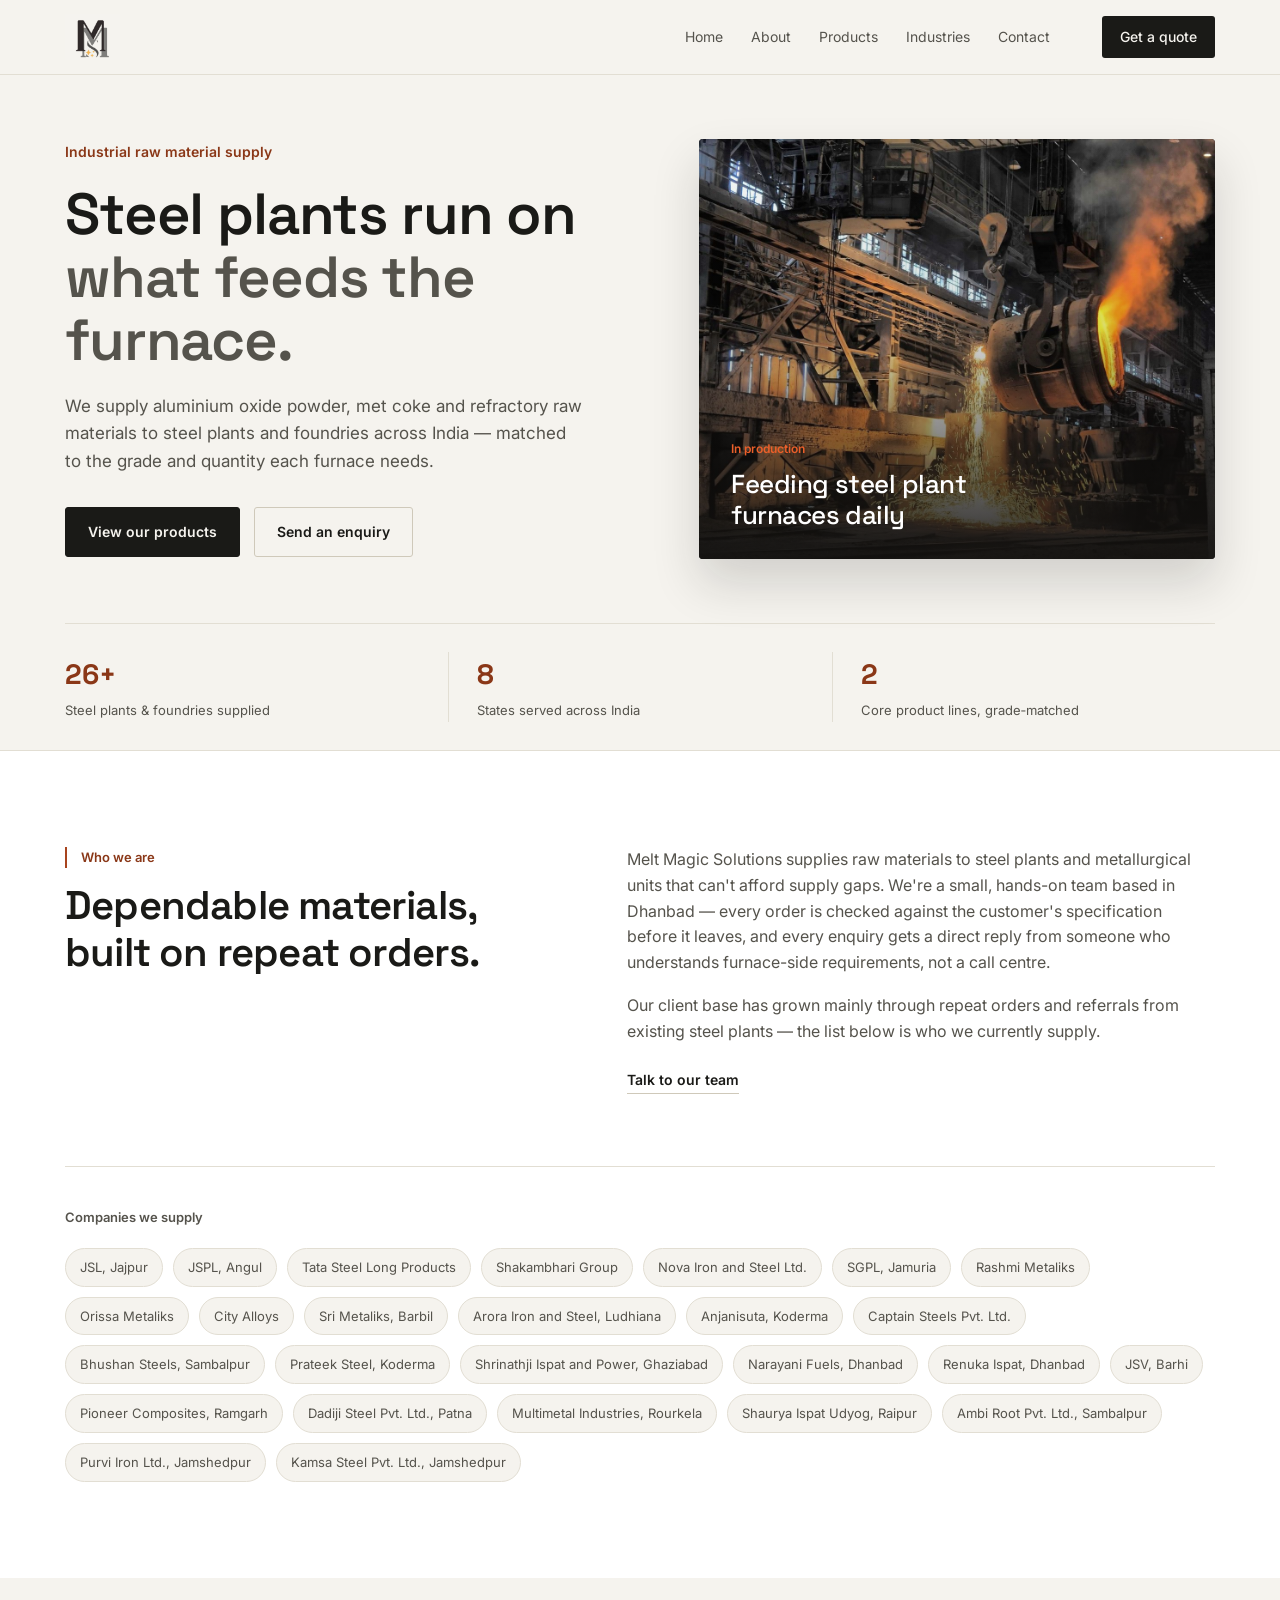
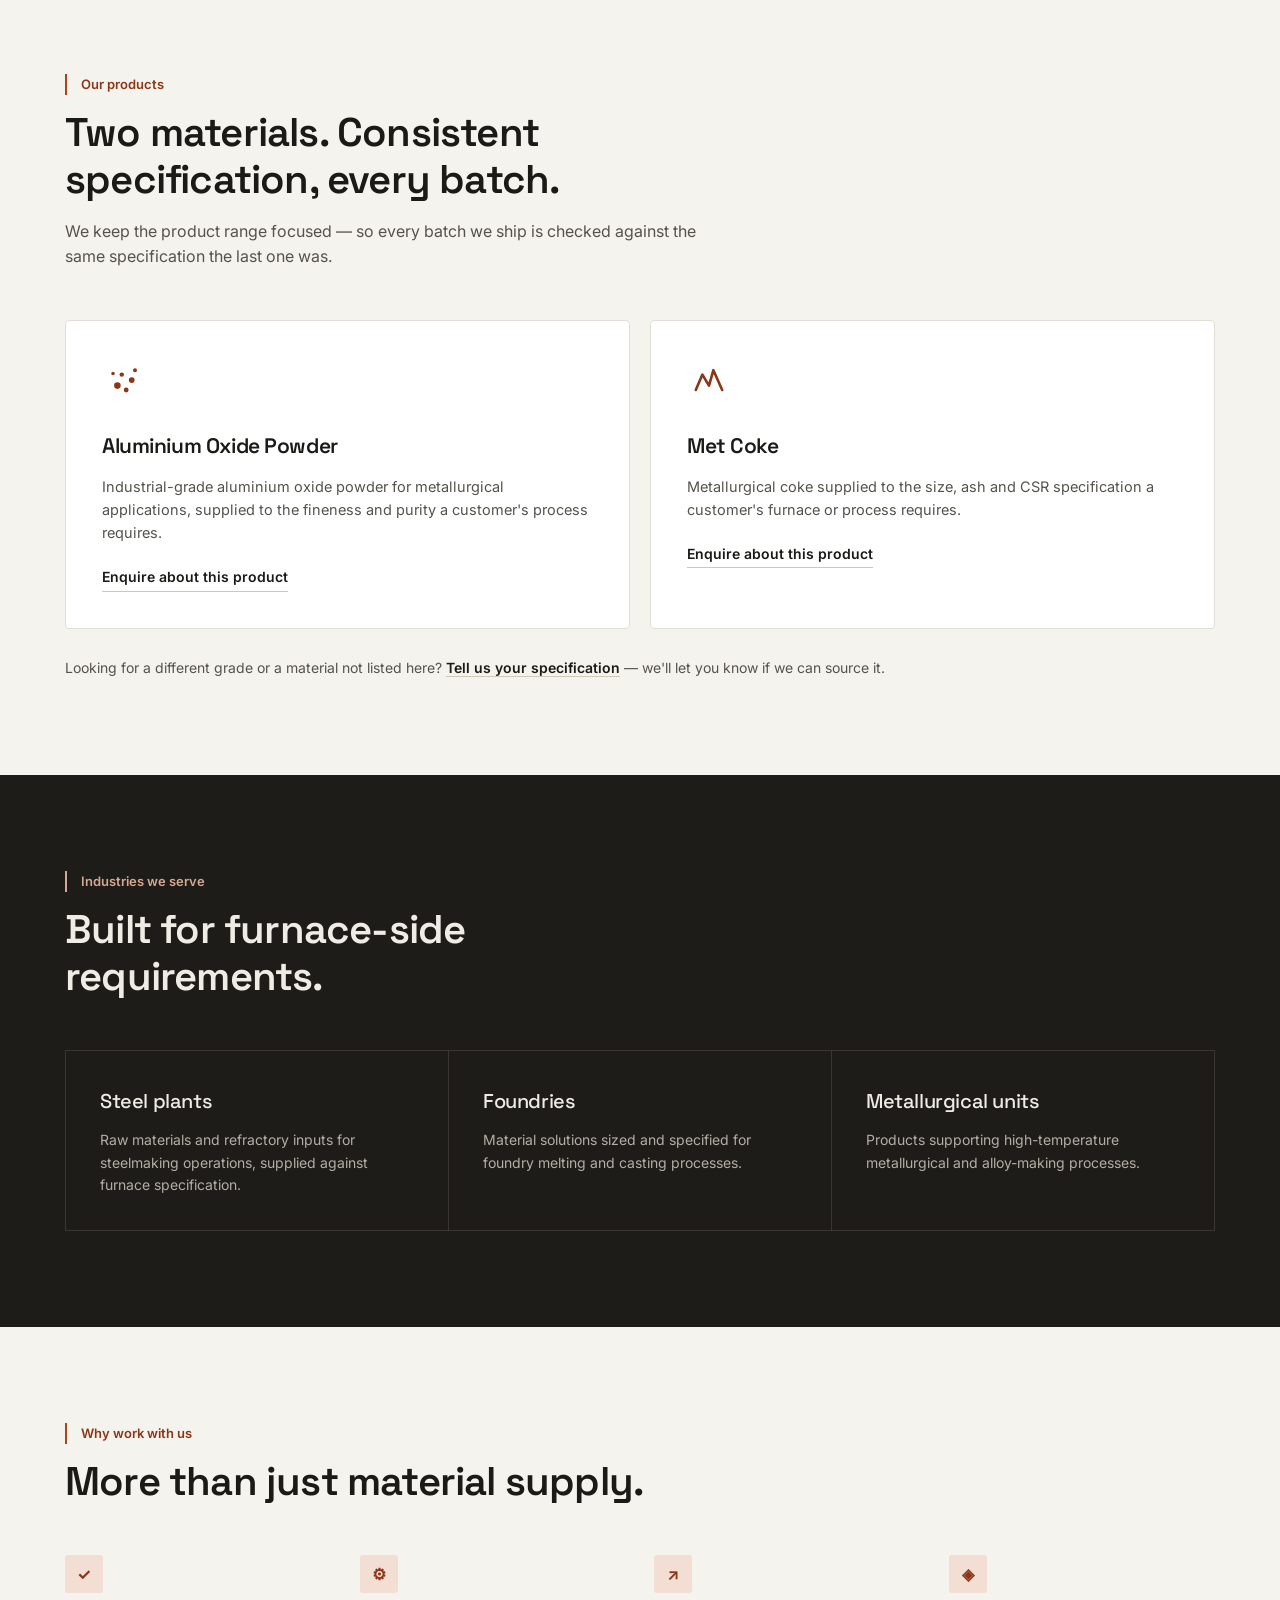
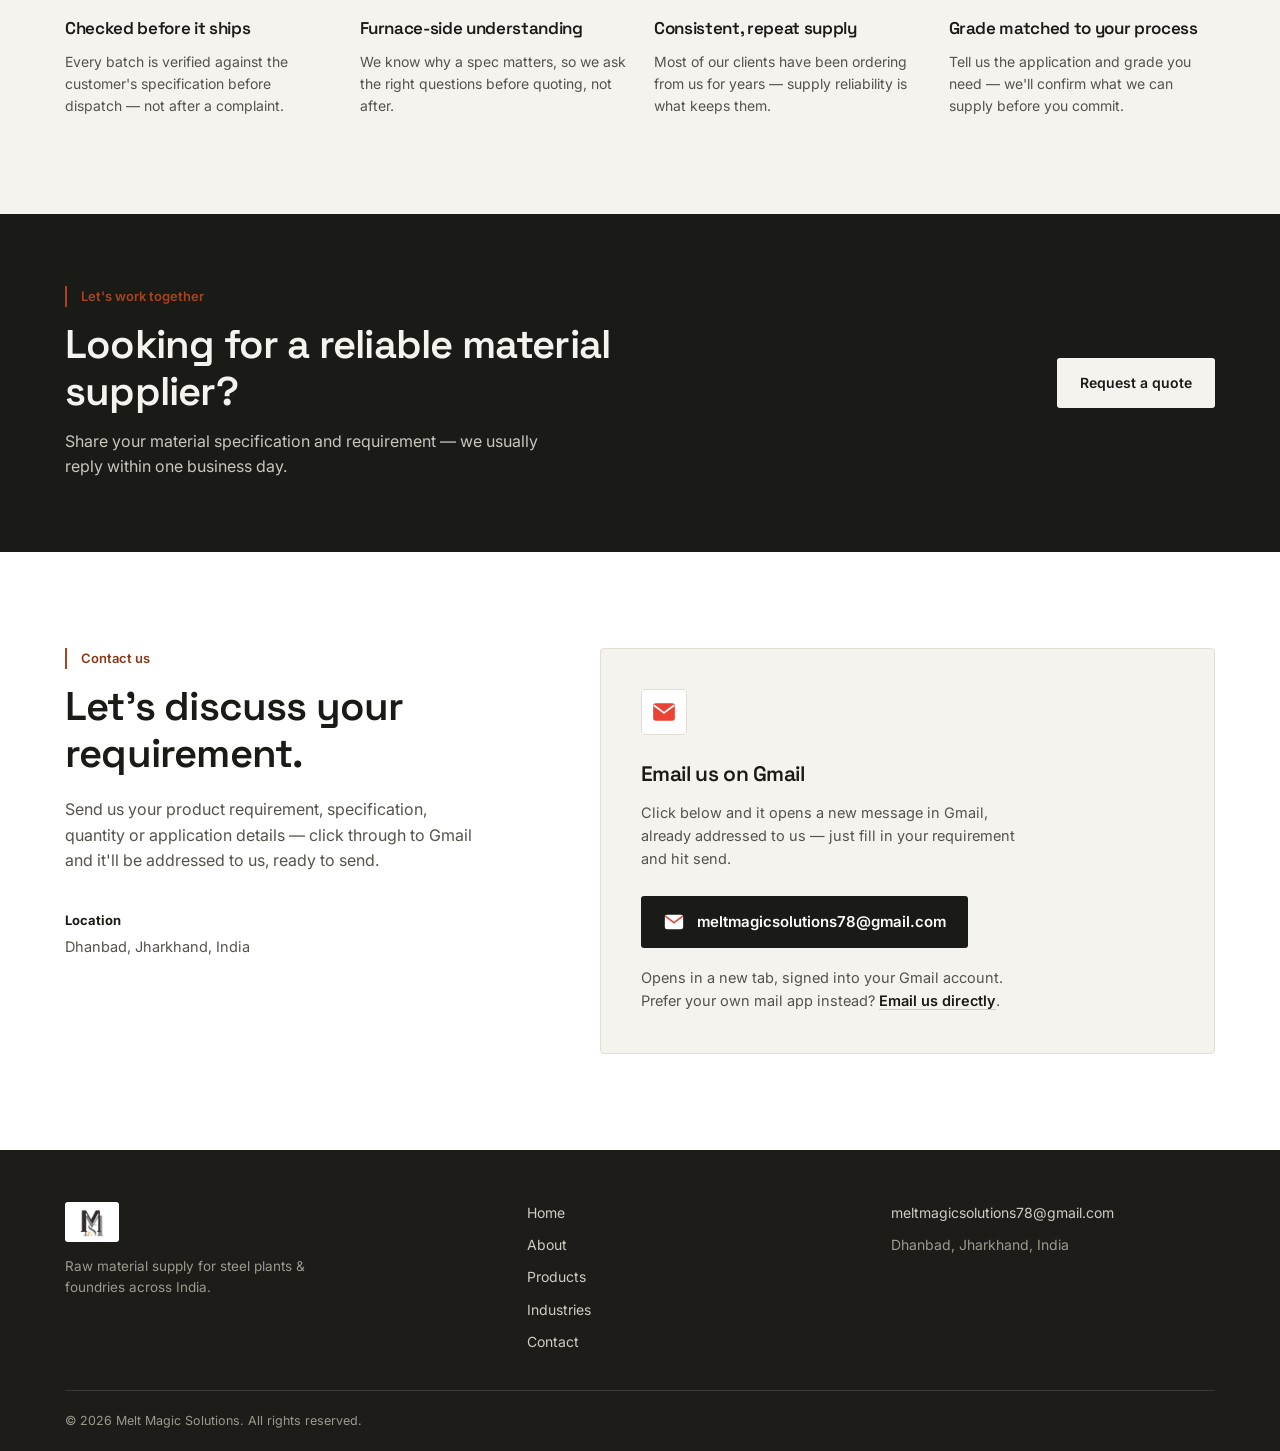
<file: index.html>
<!DOCTYPE html>
<html lang="en">
<head>
    <meta charset="UTF-8">
    <meta name="viewport" content="width=device-width, initial-scale=1.0">

    <title>Melt Magic Solutions | Raw Materials & Refractories for Steel Plants</title>
    <meta name="description"
          content="Melt Magic Solutions supplies aluminium oxide powder, met coke and refractory raw materials to steel plants, foundries and metallurgical units across India.">

    <!-- Open Graph -->
    <meta property="og:title" content="Melt Magic Solutions | Raw Materials for Steel Plants">
    <meta property="og:description" content="Reliable supply of aluminium oxide powder, met coke and refractory raw materials to steel plants and foundries across India.">
    <meta property="og:type" content="website">
    <meta property="og:image" content="photomms.jpg">

    <link rel="icon" href="MMS Logo.jpeg" type="image/jpeg">
    <link rel="apple-touch-icon" href="MMS Logo.jpeg">

    <link rel="preconnect" href="https://fonts.googleapis.com">
    <link rel="preconnect" href="https://fonts.gstatic.com" crossorigin>
    <link href="https://fonts.googleapis.com/css2?family=Space+Grotesk:wght@500;600;700&family=Inter:wght@400;500;600;700&display=swap" rel="stylesheet">

    <link rel="stylesheet" href="css/style.css">
</head>

<body>

    <!-- NAVBAR -->
    <header class="navbar">
        <div class="container nav-container">

            <a href="#home" class="logo">
                <img src="MMS Logo.jpeg"
                     alt="Melt Magic Solutions Logo"
                     class="logo-img">
            </a>

            <nav id="navMenu">
                <a href="#home">Home</a>
                <a href="#about">About</a>
                <a href="#products">Products</a>
                <a href="#industries">Industries</a>
                <a href="#contact">Contact</a>
            </nav>

            <a href="#contact" class="nav-button">Get a quote</a>

            <button class="menu-button" id="menuButton" aria-label="Toggle menu" aria-expanded="false" aria-controls="navMenu">
                <span></span><span></span><span></span>
            </button>

        </div>
    </header>


    <main>

        <!-- HERO -->
        <section class="hero" id="home">
            <div class="container hero-content">

                <div class="hero-text">
                    <p class="kicker">Industrial raw material supply</p>

                    <h1>
                        Steel plants run on
                        <span class="highlight">what feeds the furnace.</span>
                    </h1>

                    <p class="hero-description">
                        We supply aluminium oxide powder, met coke and refractory
                        raw materials to steel plants and foundries across India —
                        matched to the grade and quantity each furnace needs.
                    </p>

                    <div class="hero-buttons">
                        <a href="#products" class="primary-button">
                            View our products
                        </a>

                        <a href="#contact" class="secondary-button">
                            Send an enquiry
                        </a>
                    </div>
                </div>


                <!-- HERO IMAGE CARD -->
                <div class="hero-card">

                    <img src="photomms.jpg"
                         alt="Molten steel pouring from industrial ladle"
                         class="hero-card-img">

                    <div class="hero-card-overlay"></div>

                    <div class="hero-card-content">
                        <span>In production</span>

                        <h3>
                            Feeding steel plant<br>
                            furnaces daily
                        </h3>
                    </div>

                </div>

            </div>

            <!-- QUICK STATS STRIP -->
            <div class="container stats-strip">
                <div class="stat">
                    <strong>26+</strong>
                    <span>Steel plants &amp; foundries supplied</span>
                </div>
                <div class="stat">
                    <strong>8</strong>
                    <span>States served across India</span>
                </div>
                <div class="stat">
                    <strong>2</strong>
                    <span>Core product lines, grade&#8209;matched</span>
                </div>
            </div>
        </section>


        <!-- ABOUT -->
        <section class="about section" id="about">
            <div class="container two-column">

                <div>
                    <p class="section-label">Who we are</p>

                    <h2>
                        Dependable materials, built
                        on repeat orders.
                    </h2>
                </div>

                <div class="about-text">

                    <p>
                        Melt Magic Solutions supplies raw materials to steel plants
                        and metallurgical units that can't afford supply gaps.
                        We're a small, hands-on team based in Dhanbad — every order
                        is checked against the customer's specification before it
                        leaves, and every enquiry gets a direct reply from someone
                        who understands furnace-side requirements, not a call
                        centre.
                    </p>

                    <p>
                        Our client base has grown mainly through repeat orders and
                        referrals from existing steel plants — the list below is
                        who we currently supply.
                    </p>

                    <a href="#contact" class="text-link">
                        Talk to our team
                    </a>

                </div>

            </div>

            <!-- CLIENTS -->
            <div class="container clients-block">
                <p class="clients-label">Companies we supply</p>

                <ul class="clients-grid">
                    <li>JSL, Jajpur</li>
                    <li>JSPL, Angul</li>
                    <li>Tata Steel Long Products</li>
                    <li>Shakambhari Group</li>
                    <li>Nova Iron and Steel Ltd.</li>
                    <li>SGPL, Jamuria</li>
                    <li>Rashmi Metaliks</li>
                    <li>Orissa Metaliks</li>
                    <li>City Alloys</li>
                    <li>Sri Metaliks, Barbil</li>
                    <li>Arora Iron and Steel, Ludhiana</li>
                    <li>Anjanisuta, Koderma</li>
                    <li>Captain Steels Pvt. Ltd.</li>
                    <li>Bhushan Steels, Sambalpur</li>
                    <li>Prateek Steel, Koderma</li>
                    <li>Shrinathji Ispat and Power, Ghaziabad</li>
                    <li>Narayani Fuels, Dhanbad</li>
                    <li>Renuka Ispat, Dhanbad</li>
                    <li>JSV, Barhi</li>
                    <li>Pioneer Composites, Ramgarh</li>
                    <li>Dadiji Steel Pvt. Ltd., Patna</li>
                    <li>Multimetal Industries, Rourkela</li>
                    <li>Shaurya Ispat Udyog, Raipur</li>
                    <li>Ambi Root Pvt. Ltd., Sambalpur</li>
                    <li>Purvi Iron Ltd., Jamshedpur</li>
                    <li>Kamsa Steel Pvt. Ltd., Jamshedpur</li>
                </ul>
            </div>
        </section>


        <!-- PRODUCTS -->
        <section class="products section" id="products">
            <div class="container">

                <div class="section-heading">
                    <p class="section-label">Our products</p>

                    <h2>
                        Two materials. Consistent
                        specification, every batch.
                    </h2>

                    <p>
                        We keep the product range focused — so every batch we
                        ship is checked against the same specification the last
                        one was.
                    </p>
                </div>


                <div class="product-grid">

                    <article class="product-card">

                        <div class="product-icon" aria-hidden="true">
                            <svg viewBox="0 0 40 40" fill="none"><circle cx="14" cy="26" r="3" fill="currentColor"/><circle cx="22" cy="30" r="2.2" fill="currentColor"/><circle cx="27" cy="21" r="2.6" fill="currentColor"/><circle cx="18" cy="16" r="2" fill="currentColor"/><circle cx="10" cy="15" r="1.6" fill="currentColor"/><circle cx="30" cy="12" r="1.8" fill="currentColor"/></svg>
                        </div>

                        <h3>Aluminium Oxide Powder</h3>

                        <p>
                            Industrial-grade aluminium oxide powder for
                            metallurgical applications, supplied to the fineness
                            and purity a customer's process requires.
                        </p>

                        <a href="#contact" class="text-link">
                            Enquire about this product
                        </a>

                    </article>


                    <article class="product-card">

                        <div class="product-icon" aria-hidden="true">
                            <svg viewBox="0 0 40 40" fill="none"><path d="M8 30L14 16L20 26L24 12L32 30" stroke="currentColor" stroke-width="2.4" stroke-linecap="round" stroke-linejoin="round"/></svg>
                        </div>

                        <h3>Met Coke</h3>

                        <p>
                            Metallurgical coke supplied to the size, ash and CSR
                            specification a customer's furnace or process
                            requires.
                        </p>

                        <a href="#contact" class="text-link">
                            Enquire about this product
                        </a>

                    </article>

                </div>

                <p class="products-note">
                    Looking for a different grade or a material not listed here?
                    <a href="#contact">Tell us your specification</a> — we'll let
                    you know if we can source it.
                </p>

            </div>
        </section>


        <!-- INDUSTRIES -->
        <section class="industries section" id="industries">

            <div class="container">

                <div class="section-heading">
                    <p class="section-label industries-label">Industries we serve</p>

                    <h2>
                        Built for furnace-side
                        requirements.
                    </h2>
                </div>


                <div class="industry-grid">

                    <div class="industry-card">
                        <h3>Steel plants</h3>
                        <p>
                            Raw materials and refractory inputs for steelmaking
                            operations, supplied against furnace specification.
                        </p>
                    </div>

                    <div class="industry-card">
                        <h3>Foundries</h3>
                        <p>
                            Material solutions sized and specified for foundry
                            melting and casting processes.
                        </p>
                    </div>

                    <div class="industry-card">
                        <h3>Metallurgical units</h3>
                        <p>
                            Products supporting high-temperature metallurgical
                            and alloy-making processes.
                        </p>
                    </div>

                </div>

            </div>

        </section>


        <!-- WHY US -->
        <section class="why-us section">

            <div class="container">

                <div class="section-heading">
                    <p class="section-label">Why work with us</p>

                    <h2>
                        More than just material supply.
                    </h2>
                </div>


                <div class="features">

                    <div class="feature">
                        <div class="feature-icon">✓</div>
                        <h3>Checked before it ships</h3>
                        <p>
                            Every batch is verified against the customer's
                            specification before dispatch — not after a
                            complaint.
                        </p>
                    </div>

                    <div class="feature">
                        <div class="feature-icon">⚙</div>
                        <h3>Furnace-side understanding</h3>
                        <p>
                            We know why a spec matters, so we ask the right
                            questions before quoting, not after.
                        </p>
                    </div>

                    <div class="feature">
                        <div class="feature-icon">↗</div>
                        <h3>Consistent, repeat supply</h3>
                        <p>
                            Most of our clients have been ordering from us for
                            years — supply reliability is what keeps them.
                        </p>
                    </div>

                    <div class="feature">
                        <div class="feature-icon">◈</div>
                        <h3>Grade matched to your process</h3>
                        <p>
                            Tell us the application and grade you need — we'll
                            confirm what we can supply before you commit.
                        </p>
                    </div>

                </div>

            </div>

        </section>


        <!-- CTA -->
        <section class="cta">

            <div class="container cta-content">

                <div>
                    <p class="section-label cta-label">Let's work together</p>

                    <h2>
                        Looking for a reliable
                        material supplier?
                    </h2>

                    <p>
                        Share your material specification and requirement —
                        we usually reply within one business day.
                    </p>
                </div>


                <a href="#contact" class="white-button">
                    Request a quote
                </a>

            </div>

        </section>


        <!-- CONTACT -->
        <section class="contact section" id="contact">

            <div class="container contact-grid">

                <div>
                    <p class="section-label">Contact us</p>

                    <h2>
                        Let's discuss your
                        requirement.
                    </h2>

                    <p class="contact-description">
                        Send us your product requirement, specification,
                        quantity or application details — click through to
                        Gmail and it'll be addressed to us, ready to send.
                    </p>


                    <div class="contact-details">

                        <div>
                            <strong>Location</strong>
                            <p>Dhanbad, Jharkhand, India</p>
                        </div>

                    </div>

                </div>


                <div class="gmail-card">

                    <div class="gmail-card-icon" aria-hidden="true">
                        <svg viewBox="0 0 24 24" fill="none" xmlns="http://www.w3.org/2000/svg">
                            <rect x="2" y="4" width="20" height="16" rx="2.5" fill="#EA4335"/>
                            <path d="M3.2 6.2L12 12.8L20.8 6.2" stroke="#ffffff" stroke-width="1.7" stroke-linecap="round" stroke-linejoin="round"/>
                        </svg>
                    </div>

                    <h3>Email us on Gmail</h3>

                    <p>
                        Click below and it opens a new message in Gmail,
                        already addressed to us — just fill in your
                        requirement and hit send.
                    </p>

                    <a class="gmail-button"
                       href="https://mail.google.com/mail/?view=cm&amp;fs=1&amp;to=meltmagicsolutions78@gmail.com&amp;su=Enquiry%20%E2%80%94%20Melt%20Magic%20Solutions"
                       target="_blank"
                       rel="noopener noreferrer">
                        <svg viewBox="0 0 24 24" fill="none" xmlns="http://www.w3.org/2000/svg" aria-hidden="true">
                            <rect x="2" y="4" width="20" height="16" rx="2.5" fill="#ffffff"/>
                            <path d="M3.2 6.2L12 12.8L20.8 6.2" stroke="#EA4335" stroke-width="1.7" stroke-linecap="round" stroke-linejoin="round"/>
                        </svg>
                        meltmagicsolutions78@gmail.com
                    </a>

                    <p class="gmail-note">
                        Opens in a new tab, signed into your Gmail account.
                        Prefer your own mail app instead?
                        <a href="mailto:meltmagicsolutions78@gmail.com">Email us directly</a>.
                    </p>

                </div>

            </div>

        </section>

    </main>


    <!-- FOOTER -->
    <footer>

        <div class="container footer-content">

            <div class="footer-brand">
                <img src="MMS Logo.jpeg" alt="Melt Magic Solutions Logo" class="logo-img footer-logo-img">
                <p>Raw material supply for steel plants &amp; foundries across India.</p>
            </div>

            <nav class="footer-links" aria-label="Footer">
                <a href="#home">Home</a>
                <a href="#about">About</a>
                <a href="#products">Products</a>
                <a href="#industries">Industries</a>
                <a href="#contact">Contact</a>
            </nav>

            <div class="footer-contact">
                <a href="mailto:meltmagicsolutions78@gmail.com">meltmagicsolutions78@gmail.com</a>
                <span>Dhanbad, Jharkhand, India</span>
            </div>

        </div>

        <div class="container footer-bottom">
            <p>&copy; <span id="year"></span> Melt Magic Solutions. All rights reserved.</p>
        </div>

    </footer>


    <script src="js/script.js"></script>

</body>
</html>
</file>
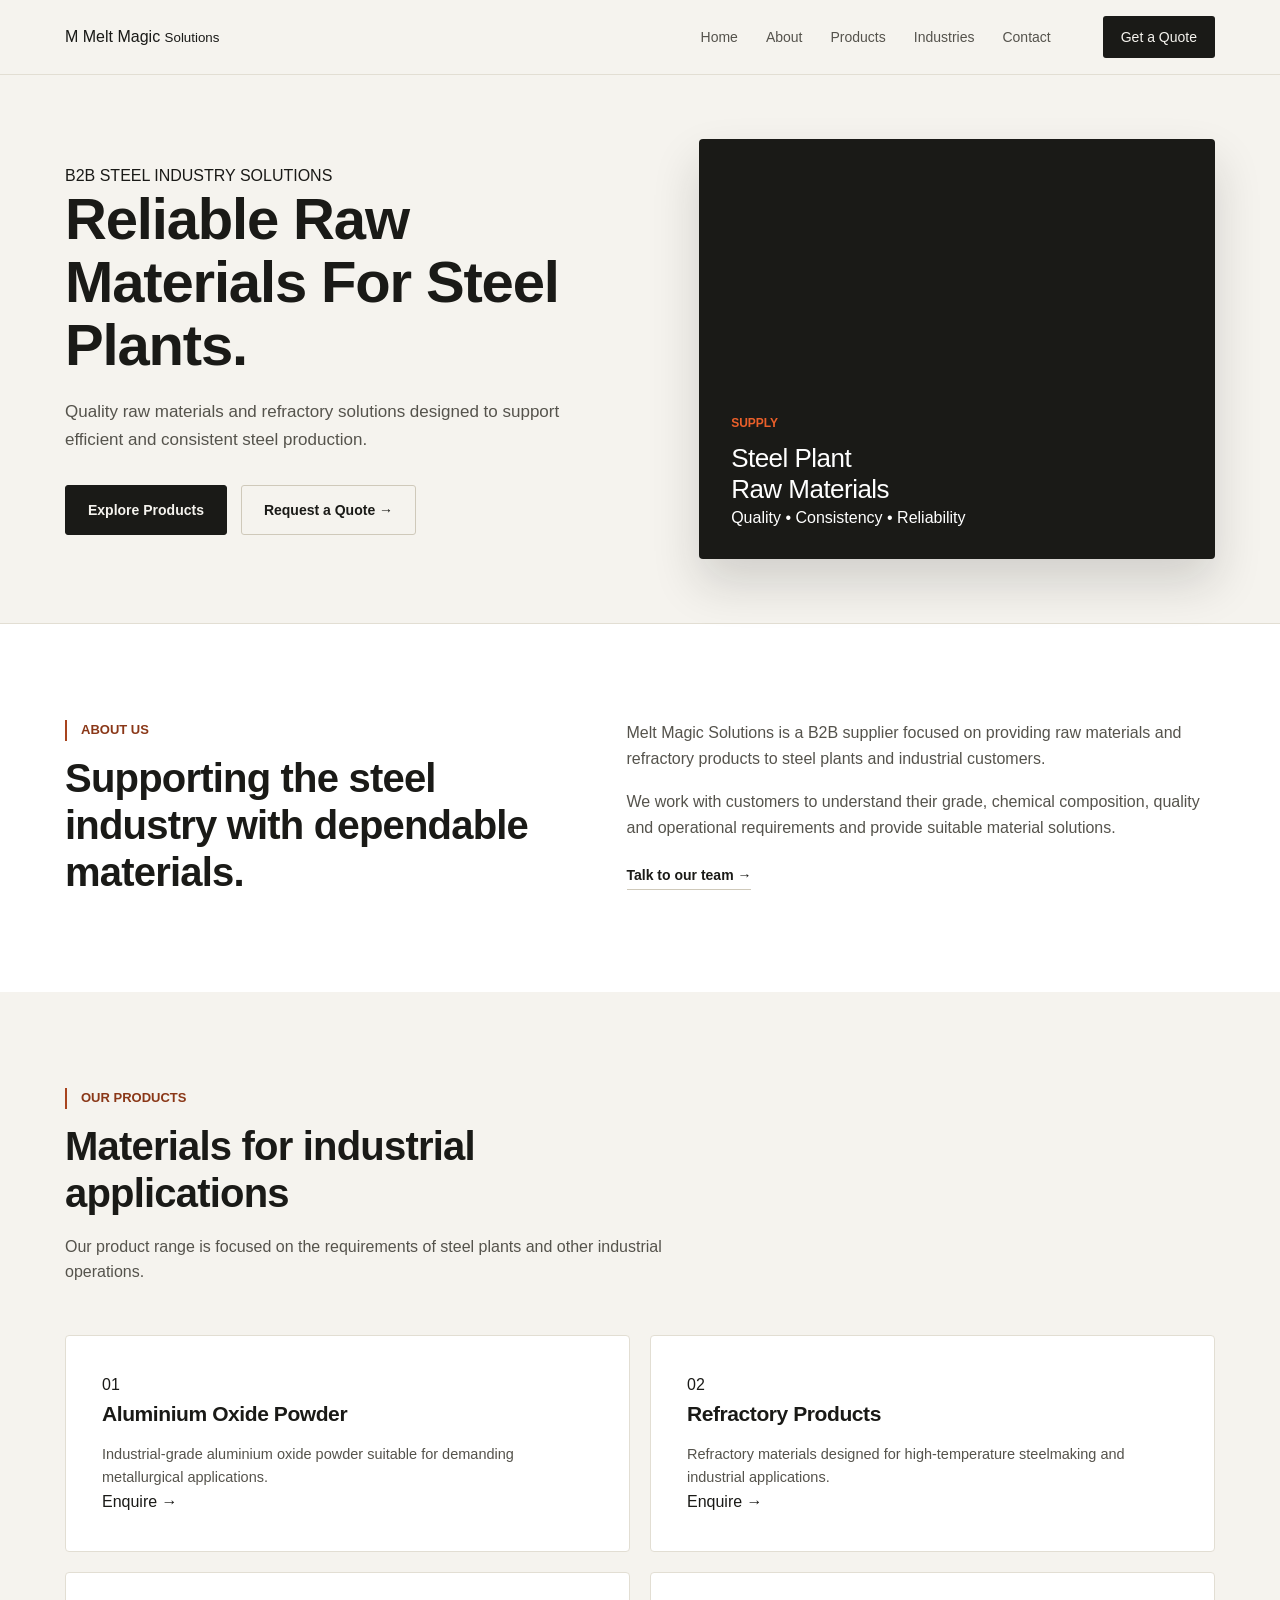
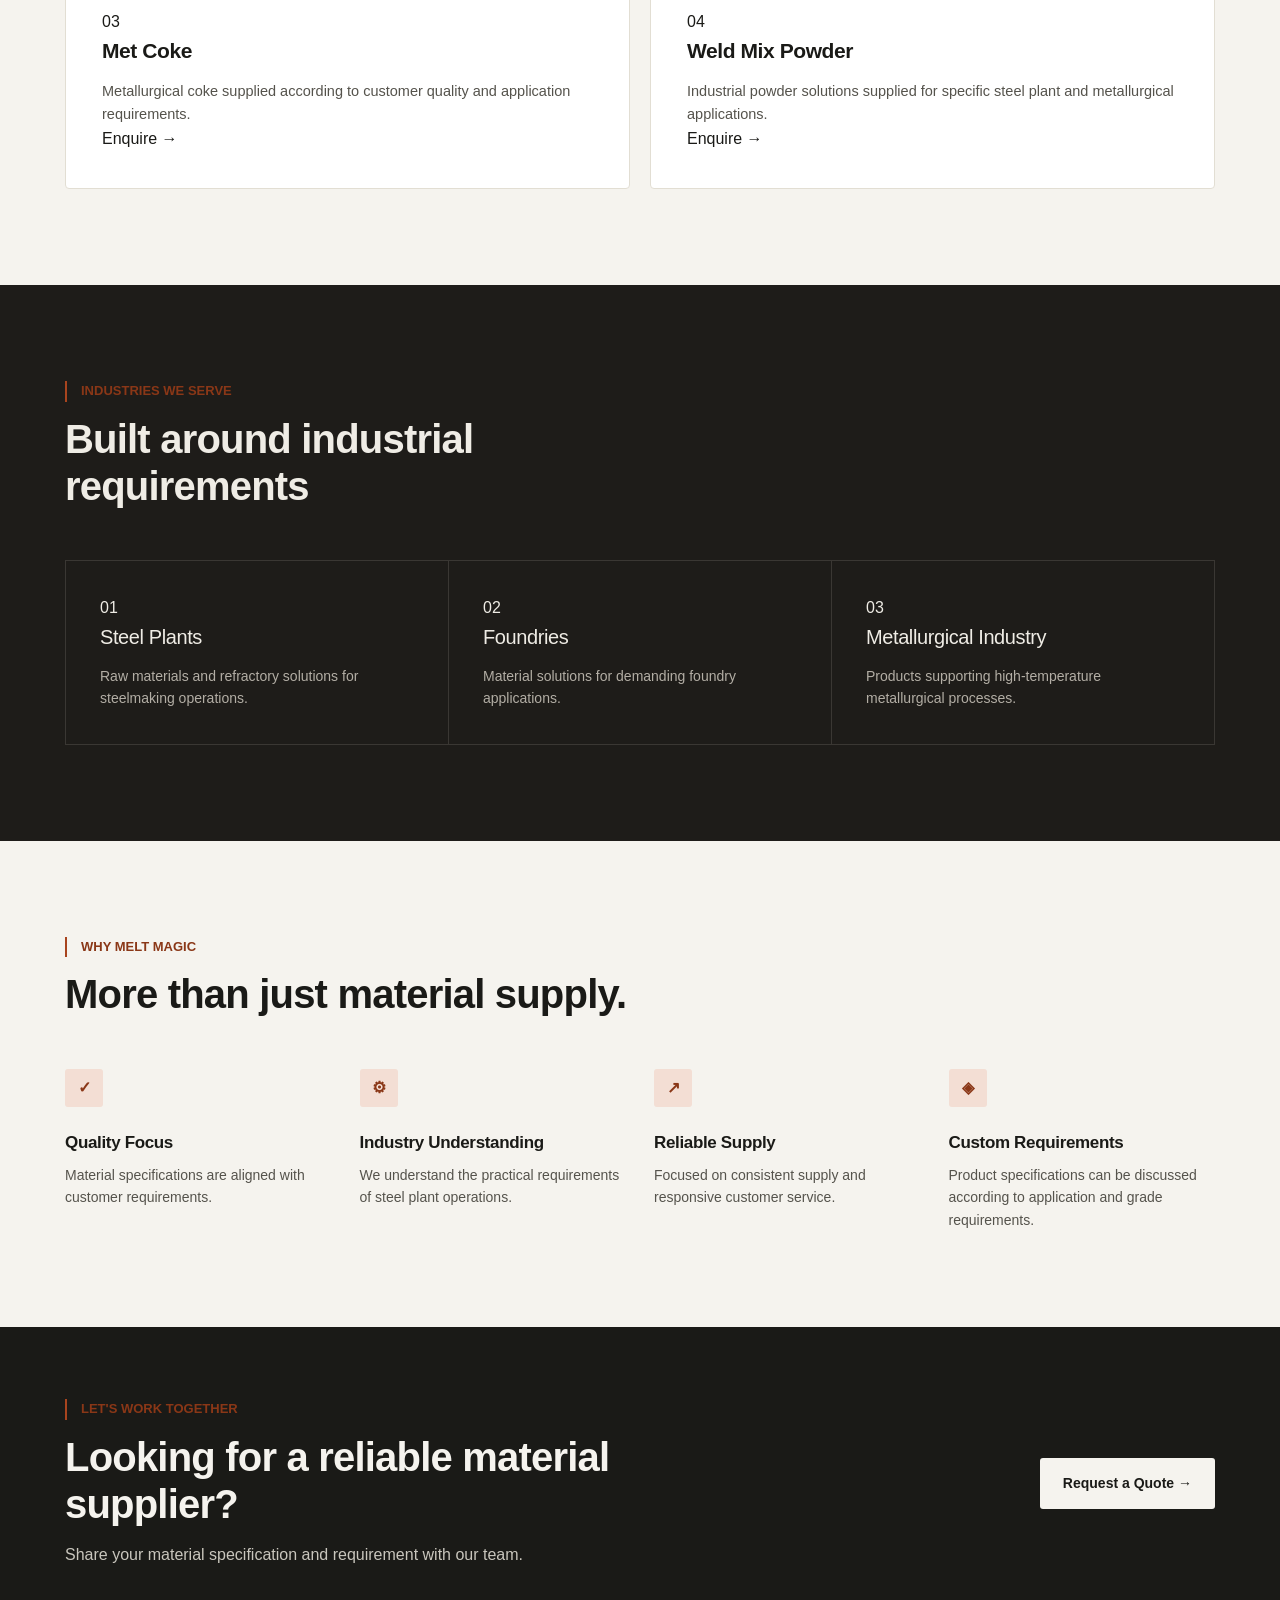
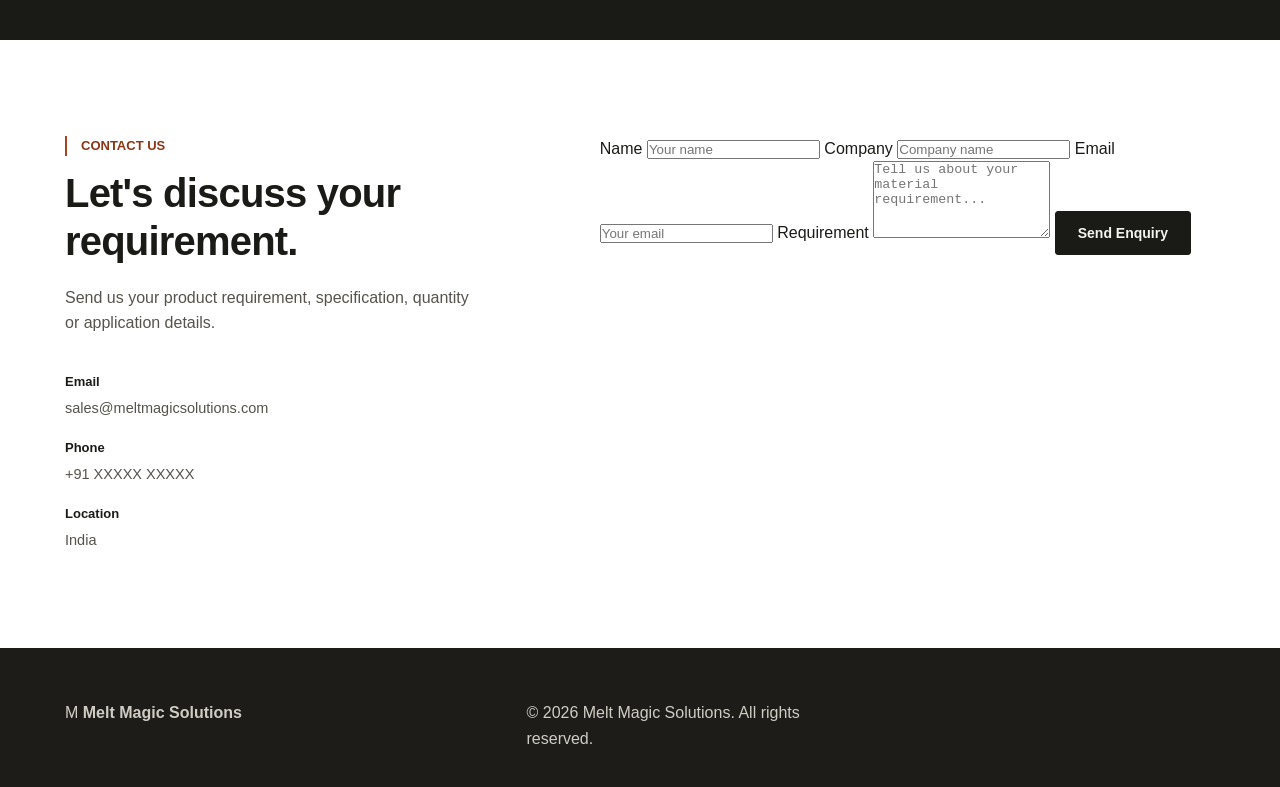
<file: mms.html>
<!DOCTYPE html>
<html lang="en">
<head>
    <meta charset="UTF-8">
    <meta name="viewport" content="width=device-width, initial-scale=1.0">

    <title>Melt Magic Solutions | Steel Plant Raw Materials</title>
    <meta name="description"
          content="Melt Magic Solutions supplies quality raw materials and refractory products to steel plants across India.">

    <link rel="stylesheet" href="css/style.css">
</head>

<body>

    <!-- NAVBAR -->
    <header class="navbar">
        <div class="container nav-container">

            <a href="#home" class="logo">
                <span class="logo-mark">M</span>
                <span>Melt Magic <small>Solutions</small></span>
            </a>

            <nav id="navMenu">
                <a href="#home">Home</a>
                <a href="#about">About</a>
                <a href="#products">Products</a>
                <a href="#industries">Industries</a>
                <a href="#contact">Contact</a>
            </nav>

            <a href="#contact" class="nav-button">Get a Quote</a>

            <button class="menu-button" id="menuButton">
                ☰
            </button>

        </div>
    </header>


    <!-- HERO -->
    <main>

        <section class="hero" id="home">
            <div class="container hero-content">

                <div class="hero-text">
                    <p class="eyebrow">B2B STEEL INDUSTRY SOLUTIONS</p>

                    <h1>
                        Reliable Raw Materials
                        <span>For Steel Plants.</span>
                    </h1>

                    <p class="hero-description">
                        Quality raw materials and refractory solutions designed
                        to support efficient and consistent steel production.
                    </p>

                    <div class="hero-buttons">
                        <a href="#products" class="primary-button">
                            Explore Products
                        </a>

                        <a href="#contact" class="secondary-button">
                            Request a Quote →
                        </a>
                    </div>
                </div>

                <div class="hero-card">
                    <div class="circle"></div>

                    <div class="hero-card-content">
                        <span>SUPPLY</span>
                        <h3>Steel Plant<br>Raw Materials</h3>
                        <p>Quality • Consistency • Reliability</p>
                    </div>
                </div>

            </div>
        </section>


        <!-- ABOUT -->
        <section class="about section" id="about">
            <div class="container two-column">

                <div>
                    <p class="section-label">ABOUT US</p>

                    <h2>
                        Supporting the steel industry
                        with dependable materials.
                    </h2>
                </div>

                <div class="about-text">
                    <p>
                        Melt Magic Solutions is a B2B supplier focused on
                        providing raw materials and refractory products to
                        steel plants and industrial customers.
                    </p>

                    <p>
                        We work with customers to understand their grade,
                        chemical composition, quality and operational
                        requirements and provide suitable material solutions.
                    </p>

                    <a href="#contact" class="text-link">
                        Talk to our team →
                    </a>
                </div>

            </div>
        </section>


        <!-- PRODUCTS -->
        <section class="products section" id="products">
            <div class="container">

                <div class="section-heading">
                    <p class="section-label">OUR PRODUCTS</p>
                    <h2>Materials for industrial applications</h2>
                    <p>
                        Our product range is focused on the requirements of
                        steel plants and other industrial operations.
                    </p>
                </div>

                <div class="product-grid">

                    <article class="product-card">
                        <div class="product-number">01</div>
                        <h3>Aluminium Oxide Powder</h3>
                        <p>
                            Industrial-grade aluminium oxide powder suitable
                            for demanding metallurgical applications.
                        </p>
                        <a href="#contact">Enquire →</a>
                    </article>

                    <article class="product-card">
                        <div class="product-number">02</div>
                        <h3>Refractory Products</h3>
                        <p>
                            Refractory materials designed for high-temperature
                            steelmaking and industrial applications.
                        </p>
                        <a href="#contact">Enquire →</a>
                    </article>

                    <article class="product-card">
                        <div class="product-number">03</div>
                        <h3>Met Coke</h3>
                        <p>
                            Metallurgical coke supplied according to customer
                            quality and application requirements.
                        </p>
                        <a href="#contact">Enquire →</a>
                    </article>

                    <article class="product-card">
                        <div class="product-number">04</div>
                        <h3>Weld Mix Powder</h3>
                        <p>
                            Industrial powder solutions supplied for specific
                            steel plant and metallurgical applications.
                        </p>
                        <a href="#contact">Enquire →</a>
                    </article>

                </div>
            </div>
        </section>


        <!-- INDUSTRIES -->
        <section class="industries section" id="industries">
            <div class="container">

                <div class="section-heading">
                    <p class="section-label">INDUSTRIES WE SERVE</p>
                    <h2>Built around industrial requirements</h2>
                </div>

                <div class="industry-grid">

                    <div class="industry-card">
                        <span>01</span>
                        <h3>Steel Plants</h3>
                        <p>
                            Raw materials and refractory solutions for
                            steelmaking operations.
                        </p>
                    </div>

                    <div class="industry-card">
                        <span>02</span>
                        <h3>Foundries</h3>
                        <p>
                            Material solutions for demanding foundry
                            applications.
                        </p>
                    </div>

                    <div class="industry-card">
                        <span>03</span>
                        <h3>Metallurgical Industry</h3>
                        <p>
                            Products supporting high-temperature
                            metallurgical processes.
                        </p>
                    </div>

                </div>
            </div>
        </section>


        <!-- WHY US -->
        <section class="why-us section">
            <div class="container">

                <div class="section-heading">
                    <p class="section-label">WHY MELT MAGIC</p>
                    <h2>More than just material supply.</h2>
                </div>

                <div class="features">

                    <div class="feature">
                        <div class="feature-icon">✓</div>
                        <h3>Quality Focus</h3>
                        <p>
                            Material specifications are aligned with
                            customer requirements.
                        </p>
                    </div>

                    <div class="feature">
                        <div class="feature-icon">⚙</div>
                        <h3>Industry Understanding</h3>
                        <p>
                            We understand the practical requirements of
                            steel plant operations.
                        </p>
                    </div>

                    <div class="feature">
                        <div class="feature-icon">↗</div>
                        <h3>Reliable Supply</h3>
                        <p>
                            Focused on consistent supply and responsive
                            customer service.
                        </p>
                    </div>

                    <div class="feature">
                        <div class="feature-icon">◈</div>
                        <h3>Custom Requirements</h3>
                        <p>
                            Product specifications can be discussed according
                            to application and grade requirements.
                        </p>
                    </div>

                </div>
            </div>
        </section>


        <!-- CTA -->
        <section class="cta">
            <div class="container cta-content">

                <div>
                    <p class="section-label">LET'S WORK TOGETHER</p>

                    <h2>
                        Looking for a reliable
                        material supplier?
                    </h2>

                    <p>
                        Share your material specification and requirement
                        with our team.
                    </p>
                </div>

                <a href="#contact" class="white-button">
                    Request a Quote →
                </a>

            </div>
        </section>


        <!-- CONTACT -->
        <section class="contact section" id="contact">
            <div class="container contact-grid">

                <div>
                    <p class="section-label">CONTACT US</p>

                    <h2>
                        Let's discuss your
                        requirement.
                    </h2>

                    <p class="contact-description">
                        Send us your product requirement, specification,
                        quantity or application details.
                    </p>

                    <div class="contact-details">
                        <div>
                            <strong>Email</strong>
                            <p>sales@meltmagicsolutions.com</p>
                        </div>

                        <div>
                            <strong>Phone</strong>
                            <p>+91 XXXXX XXXXX</p>
                        </div>

                        <div>
                            <strong>Location</strong>
                            <p>India</p>
                        </div>
                    </div>
                </div>


                <form id="contactForm" class="contact-form">

                    <label for="name">Name</label>
                    <input
                        type="text"
                        id="name"
                        placeholder="Your name"
                        required
                    >

                    <label for="company">Company</label>
                    <input
                        type="text"
                        id="company"
                        placeholder="Company name"
                    >

                    <label for="email">Email</label>
                    <input
                        type="email"
                        id="email"
                        placeholder="Your email"
                        required
                    >

                    <label for="message">Requirement</label>
                    <textarea
                        id="message"
                        rows="5"
                        placeholder="Tell us about your material requirement..."
                        required
                    ></textarea>

                    <button type="submit" class="primary-button">
                        Send Enquiry
                    </button>

                    <p id="formMessage" class="form-message"></p>

                </form>

            </div>
        </section>

    </main>


    <!-- FOOTER -->
    <footer>
        <div class="container footer-content">

            <div class="footer-logo">
                <span class="logo-mark">M</span>
                <strong>Melt Magic Solutions</strong>
            </div>

            <p>
                © <span id="year"></span> Melt Magic Solutions.
                All rights reserved.
            </p>

        </div>
    </footer>


    <script src="js/script.js"></script>

</body>
</html>
</file>
<file: css/style.css>
/* =========================
   DESIGN TOKENS
========================= */

:root {
    --ink: #1a1a17;
    --ink-soft: #55534c;
    --paper: #f5f3ee;
    --surface: #ffffff;
    --border: #e2ded3;
    --border-strong: #cfc9ba;

    --rust: #a8441e;
    --rust-dark: #8a3717;
    --rust-tint: #f3ded4;

    --dark-panel: #1e1c19;
    --dark-panel-border: #3a3733;

    --radius-s: 3px;
    --radius-m: 4px;

    --font-display: "Space Grotesk", "Segoe UI", sans-serif;
    --font-body: "Inter", "Segoe UI", sans-serif;
}


/* =========================
   RESET
========================= */

* {
    margin: 0;
    padding: 0;
    box-sizing: border-box;
}

html {
    scroll-behavior: smooth;
}

@media (prefers-reduced-motion: reduce) {
    html {
        scroll-behavior: auto;
    }
    * {
        animation-duration: 0.01ms !important;
        transition-duration: 0.01ms !important;
    }
}

body {
    font-family: var(--font-body);
    color: var(--ink);
    background: var(--paper);
    line-height: 1.6;
    font-size: 16px;
}

a {
    text-decoration: none;
    color: inherit;
}

img {
    max-width: 100%;
}

.container {
    width: min(1150px, 90%);
    margin: auto;
}

.section {
    padding: 96px 0;
}

h1, h2, h3 {
    font-family: var(--font-display);
    font-weight: 600;
    letter-spacing: -0.02em;
}

:focus-visible {
    outline: 2px solid var(--rust);
    outline-offset: 3px;
}


/* =========================
   NAVBAR
========================= */

.navbar {
    position: sticky;
    top: 0;
    z-index: 1000;
    background: rgba(245, 243, 238, 0.94);
    border-bottom: 1px solid var(--border);
    backdrop-filter: blur(10px);
}

.nav-container {
    height: 74px;
    display: flex;
    align-items: center;
    justify-content: space-between;
    gap: 24px;
}

.logo-img {
    height: 46px;
    width: auto;
    object-fit: contain;
    display: block;
    mix-blend-mode: multiply;
}

nav#navMenu {
    display: flex;
    gap: 28px;
    margin-left: auto;
    margin-right: 28px;
}

nav a {
    font-size: 14px;
    color: var(--ink-soft);
    transition: color 0.2s;
}

nav a:hover {
    color: var(--ink);
}

.nav-button {
    padding: 10px 18px;
    background: var(--ink);
    color: var(--paper);
    border-radius: var(--radius-s);
    font-size: 14px;
    font-weight: 500;
    white-space: nowrap;
    transition: background 0.2s;
}

.nav-button:hover {
    background: var(--rust-dark);
}

.menu-button {
    display: none;
    flex-direction: column;
    justify-content: center;
    gap: 5px;
    border: none;
    background: none;
    cursor: pointer;
    padding: 6px;
}

.menu-button span {
    width: 22px;
    height: 2px;
    background: var(--ink);
    display: block;
}


/* =========================
   HERO
========================= */

.hero {
    padding-top: 64px;
    background: var(--paper);
    border-bottom: 1px solid var(--border);
}

.hero-content {
    display: grid;
    grid-template-columns: 1.05fr 0.95fr;
    gap: 64px;
    align-items: center;
    padding-bottom: 64px;
}

.kicker {
    font-size: 14px;
    color: var(--rust-dark);
    font-weight: 600;
    margin-bottom: 20px;
}

.hero h1 {
    font-size: clamp(38px, 4.8vw, 58px);
    line-height: 1.08;
    max-width: 620px;
}

.hero h1 .highlight {
    display: block;
    color: var(--ink-soft);
}

.hero-description {
    margin-top: 22px;
    max-width: 520px;
    color: var(--ink-soft);
    font-size: 17px;
}

.hero-buttons {
    margin-top: 32px;
    display: flex;
    gap: 14px;
    flex-wrap: wrap;
}

.primary-button,
.secondary-button,
.white-button {
    display: inline-block;
    padding: 13px 22px;
    border-radius: var(--radius-s);
    font-size: 14px;
    font-weight: 600;
    font-family: var(--font-body);
    transition: background 0.2s, border-color 0.2s, transform 0.15s;
    border: 1px solid transparent;
    cursor: pointer;
}

.primary-button {
    background: var(--ink);
    color: var(--paper);
    border-color: var(--ink);
}

.primary-button:hover {
    background: var(--rust-dark);
    border-color: var(--rust-dark);
}

.primary-button:disabled {
    opacity: 0.6;
    cursor: not-allowed;
    transform: none;
}

.secondary-button {
    border-color: var(--border-strong);
    color: var(--ink);
}

.secondary-button:hover {
    border-color: var(--ink);
}


/* =========================
   HERO IMAGE CARD
========================= */

.hero-card {
    height: 420px;
    position: relative;
    overflow: hidden;
    border-radius: var(--radius-m);
    background: var(--ink);
    box-shadow: 0 24px 48px rgba(26, 26, 23, 0.16);
}

.hero-card-img {
    width: 100%;
    height: 100%;
    object-fit: cover;
    object-position: center;
    display: block;
}

.hero-card-overlay {
    position: absolute;
    inset: 0;
    background: linear-gradient(
        to top,
        rgba(20, 18, 16, 0.9) 0%,
        rgba(20, 18, 16, 0.15) 55%,
        rgba(20, 18, 16, 0) 100%
    );
}

.hero-card-content {
    position: absolute;
    left: 32px;
    right: 32px;
    bottom: 28px;
    color: #fff;
}

.hero-card-content span {
    font-size: 12px;
    color: var(--rust) ;
    filter: brightness(1.4);
    font-weight: 600;
}

.hero-card-content h3 {
    font-size: 26px;
    line-height: 1.2;
    margin-top: 8px;
    font-weight: 500;
}


/* =========================
   STATS STRIP
========================= */

.stats-strip {
    display: flex;
    flex-wrap: wrap;
    border-top: 1px solid var(--border);
    padding: 28px 0;
}

.stat {
    flex: 1 1 200px;
    padding: 0 28px;
    border-left: 1px solid var(--border);
}

.stat:first-child {
    padding-left: 0;
    border-left: none;
}

.stat strong {
    display: block;
    font-family: var(--font-display);
    font-size: 28px;
    color: var(--rust-dark);
}

.stat span {
    font-size: 13px;
    color: var(--ink-soft);
}


/* =========================
   ABOUT
========================= */

.about {
    background: var(--surface);
}

.two-column {
    display: grid;
    grid-template-columns: 0.9fr 1.1fr;
    gap: 80px;
}

h2 {
    font-size: clamp(30px, 3.2vw, 40px);
    line-height: 1.18;
}

.about-text {
    color: var(--ink-soft);
    font-size: 16px;
}

.about-text p {
    margin-bottom: 18px;
}

.text-link {
    color: var(--ink);
    font-weight: 600;
    font-size: 14px;
    display: inline-block;
    margin-top: 6px;
    border-bottom: 1px solid var(--border-strong);
    padding-bottom: 2px;
    transition: border-color 0.2s, color 0.2s;
}

.text-link:hover {
    color: var(--rust-dark);
    border-color: var(--rust-dark);
}


/* CLIENTS */

.clients-block {
    margin-top: 72px;
    padding-top: 40px;
    border-top: 1px solid var(--border);
}

.clients-label {
    font-size: 13px;
    color: var(--ink-soft);
    font-weight: 600;
    margin-bottom: 20px;
}

.clients-grid {
    list-style: none;
    display: flex;
    flex-wrap: wrap;
    gap: 10px;
}

.clients-grid li {
    font-size: 13px;
    color: var(--ink-soft);
    background: var(--paper);
    border: 1px solid var(--border);
    padding: 8px 14px;
    border-radius: 999px;
}


/* =========================
   SECTION HEADING
========================= */

.section-label {
    font-size: 13px;
    font-weight: 600;
    color: var(--rust-dark);
    margin-bottom: 14px;
    padding-left: 14px;
    border-left: 2px solid var(--rust);
}

.section-heading {
    max-width: 640px;
    margin-bottom: 50px;
}

.section-heading > p:last-child {
    color: var(--ink-soft);
    margin-top: 16px;
    font-size: 16px;
}


/* =========================
   PRODUCTS
========================= */

.product-grid {
    display: grid;
    grid-template-columns: repeat(2, 1fr);
    gap: 20px;
}

.product-card {
    background: var(--surface);
    padding: 36px;
    border: 1px solid var(--border);
    border-radius: var(--radius-m);
    transition: border-color 0.2s, box-shadow 0.2s;
}

.product-card:hover {
    border-color: var(--border-strong);
    box-shadow: 0 16px 32px rgba(26, 26, 23, 0.06);
}

.product-icon {
    width: 44px;
    height: 44px;
    color: var(--rust-dark);
    margin-bottom: 28px;
}

.product-icon svg {
    width: 100%;
    height: 100%;
}

.product-card h3 {
    font-size: 21px;
    margin-bottom: 12px;
    font-weight: 600;
}

.product-card p {
    color: var(--ink-soft);
    font-size: 14.5px;
}

.product-card .text-link {
    margin-top: 22px;
}

.products-note {
    margin-top: 28px;
    font-size: 14px;
    color: var(--ink-soft);
}

.products-note a {
    color: var(--ink);
    font-weight: 600;
    border-bottom: 1px solid var(--border-strong);
}


/* =========================
   INDUSTRIES
========================= */

.industries {
    background: var(--dark-panel);
    color: #efece5;
}

.industries-label {
    color: #d4a891;
    border-left-color: #d4a891;
}

.industries .section-heading > p:last-child,
.industries h2 {
    color: #efece5;
}

.industry-grid {
    display: grid;
    grid-template-columns: repeat(3, 1fr);
    gap: 1px;
    background: var(--dark-panel-border);
    border: 1px solid var(--dark-panel-border);
}

.industry-card {
    background: var(--dark-panel);
    padding: 34px;
}

.industry-card h3 {
    font-size: 20px;
    margin-bottom: 12px;
    font-weight: 500;
}

.industry-card p {
    color: #b3aea5;
    font-size: 14px;
}


/* =========================
   WHY US
========================= */

.why-us {
    background: var(--paper);
}

.features {
    display: grid;
    grid-template-columns: repeat(4, 1fr);
    gap: 28px;
}

.feature-icon {
    width: 38px;
    height: 38px;
    display: grid;
    place-items: center;
    background: var(--rust-tint);
    color: var(--rust-dark);
    border-radius: var(--radius-s);
    margin-bottom: 22px;
    font-weight: 700;
}

.feature h3 {
    margin-bottom: 8px;
    font-size: 17px;
    font-weight: 600;
}

.feature p {
    color: var(--ink-soft);
    font-size: 14px;
}


/* =========================
   CTA
========================= */

.cta {
    background: var(--ink);
    color: var(--paper);
    padding: 72px 0;
}

.cta-content {
    display: flex;
    justify-content: space-between;
    align-items: center;
    gap: 40px;
}

.cta h2 {
    max-width: 560px;
    color: var(--paper);
}

.cta-label {
    color: var(--rust);
    border-left-color: var(--rust);
}

.cta p:not(.section-label) {
    color: #c9c6bd;
    margin-top: 14px;
    max-width: 480px;
}

.white-button {
    background: var(--paper);
    color: var(--ink);
    white-space: nowrap;
}

.white-button:hover {
    background: #fff;
}


/* =========================
   CONTACT
========================= */

.contact {
    background: var(--surface);
}

.contact-grid {
    display: grid;
    grid-template-columns: 0.85fr 1.15fr;
    gap: 80px;
}

.contact-description {
    color: var(--ink-soft);
    margin-top: 20px;
    max-width: 420px;
}

.contact-details {
    margin-top: 36px;
    display: grid;
    gap: 18px;
}

.contact-details strong {
    font-size: 13px;
    display: block;
    margin-bottom: 4px;
}

.contact-details p,
.contact-details a {
    color: var(--ink-soft);
    font-size: 14.5px;
}

.contact-details a:hover {
    color: var(--rust-dark);
}

.gmail-card {
    background: var(--paper);
    padding: 40px;
    border: 1px solid var(--border);
    border-radius: var(--radius-m);
    text-align: left;
}

.gmail-card-icon {
    width: 46px;
    height: 46px;
    border-radius: var(--radius-m);
    background: var(--surface);
    border: 1px solid var(--border);
    display: grid;
    place-items: center;
    padding: 9px;
    margin-bottom: 22px;
}

.gmail-card-icon svg {
    width: 100%;
    height: 100%;
}

.gmail-card h3 {
    font-size: 21px;
    font-weight: 600;
    margin-bottom: 10px;
}

.gmail-card > p {
    color: var(--ink-soft);
    font-size: 14.5px;
    max-width: 380px;
}

.gmail-button {
    margin-top: 26px;
    display: inline-flex;
    align-items: center;
    gap: 12px;
    background: var(--ink);
    color: #fff;
    padding: 14px 22px;
    border-radius: var(--radius-s);
    font-weight: 600;
    font-size: 15px;
    transition: background 0.2s, transform 0.15s;
}

.gmail-button svg {
    width: 22px;
    height: 22px;
    flex-shrink: 0;
}

.gmail-button:hover {
    background: var(--rust-dark);
    transform: translateY(-1px);
}

.gmail-note {
    margin-top: 18px;
    font-size: 13px;
    color: var(--ink-soft);
}

.gmail-note a {
    color: var(--ink);
    font-weight: 600;
    border-bottom: 1px solid var(--border-strong);
}

.gmail-note a:hover {
    color: var(--rust-dark);
    border-color: var(--rust-dark);
}


/* =========================
   FOOTER
========================= */

footer {
    background: var(--dark-panel);
    color: #cfccc4;
}

.footer-content {
    padding: 52px 0 36px;
    display: grid;
    grid-template-columns: 1.3fr 1fr 1fr;
    gap: 40px;
}

.footer-brand p {
    margin-top: 14px;
    font-size: 13.5px;
    color: #9d998f;
    max-width: 260px;
}

.footer-logo-img {
    height: 40px;
    background: #fff;
    padding: 4px 8px;
    border-radius: var(--radius-s);
    mix-blend-mode: normal;
}

.footer-links {
    display: flex;
    flex-direction: column;
    gap: 10px;
}

.footer-links a {
    font-size: 14px;
    color: #cfccc4;
    transition: color 0.2s;
}

.footer-links a:hover {
    color: #fff;
}

.footer-contact {
    display: flex;
    flex-direction: column;
    gap: 10px;
    font-size: 14px;
}

.footer-contact a {
    color: #cfccc4;
}

.footer-contact a:hover {
    color: #fff;
}

.footer-contact span {
    color: #9d998f;
}

.footer-bottom {
    border-top: 1px solid var(--dark-panel-border);
    padding: 20px 0;
}

.footer-bottom p {
    color: #9d998f;
    font-size: 12.5px;
}


/* =========================
   SCROLL REVEAL
========================= */

.section {
    opacity: 0;
    transform: translateY(16px);
    transition: opacity 0.5s ease, transform 0.5s ease;
}

.section.visible {
    opacity: 1;
    transform: none;
}


/* =========================
   RESPONSIVE
========================= */

@media (max-width: 900px) {

    nav#navMenu,
    .nav-button {
        display: none;
    }

    .menu-button {
        display: flex;
    }

    nav#navMenu.active {
        display: flex;
        position: absolute;
        top: 74px;
        left: 0;
        width: 100%;
        padding: 24px;
        background: var(--surface);
        flex-direction: column;
        gap: 18px;
        border-bottom: 1px solid var(--border);
        margin: 0;
    }

    .hero-content,
    .two-column,
    .contact-grid {
        grid-template-columns: 1fr;
        gap: 44px;
    }

    .product-grid {
        grid-template-columns: 1fr;
    }

    .features {
        grid-template-columns: repeat(2, 1fr);
    }

    .industry-grid {
        grid-template-columns: 1fr;
    }

    .cta-content {
        flex-direction: column;
        align-items: flex-start;
    }

    .stats-strip {
        flex-direction: column;
        gap: 16px;
    }

    .stat {
        border-left: none;
        padding-left: 0;
        border-top: 1px solid var(--border);
        padding-top: 16px;
    }

    .stat:first-child {
        border-top: none;
        padding-top: 0;
    }

    .footer-content {
        grid-template-columns: 1fr;
        gap: 28px;
    }
}


@media (max-width: 600px) {

    .section {
        padding: 64px 0;
    }

    .hero {
        padding-top: 48px;
    }

    .hero-card {
        height: 300px;
    }

    .features {
        grid-template-columns: 1fr;
    }

    .contact-form {
        padding: 22px;
    }
}
</file>
